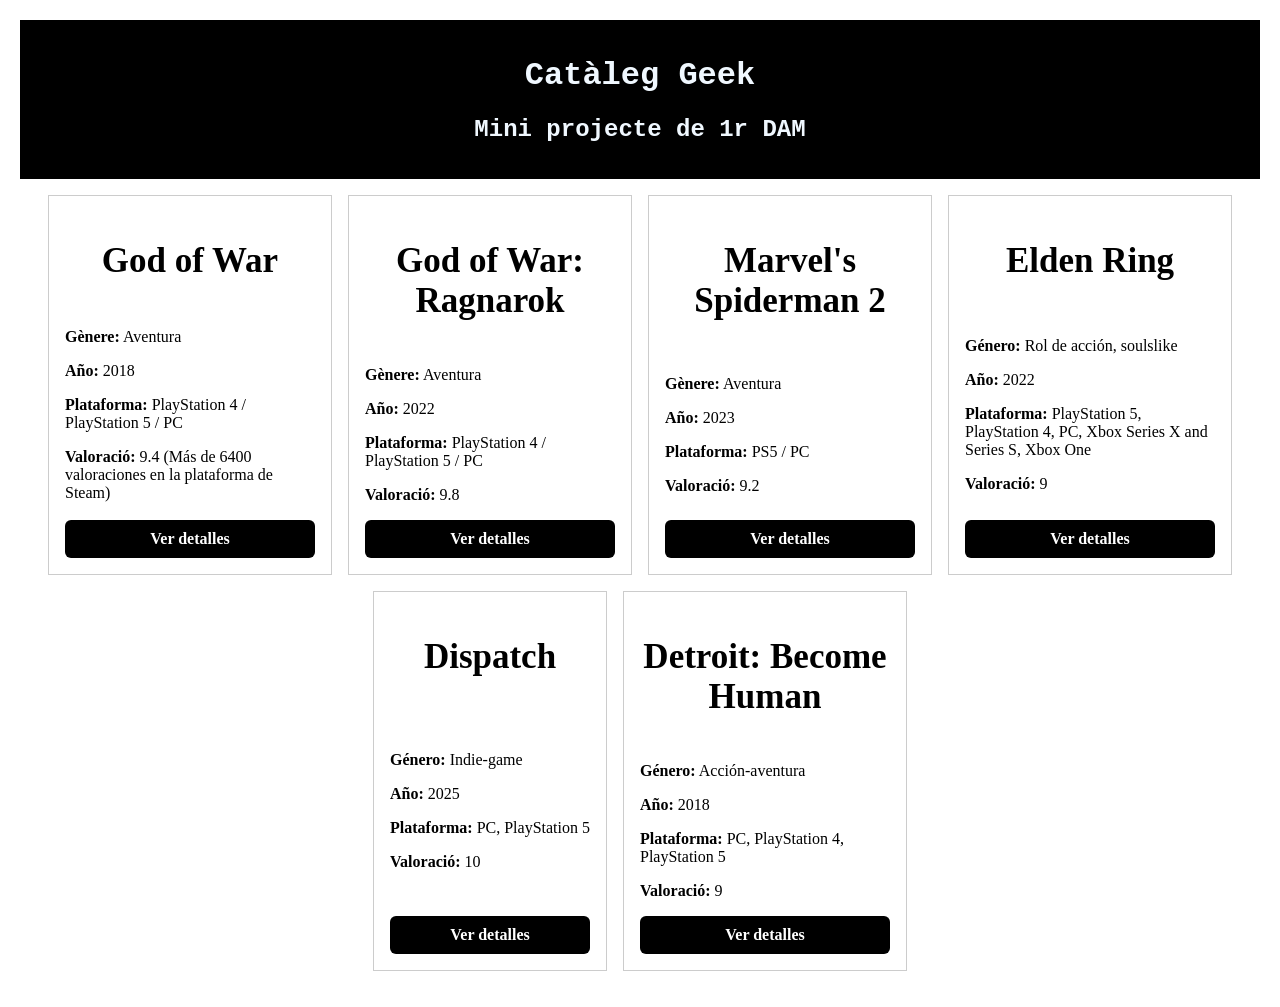
<file: index.html>
<!DOCTYPE html> 
<html lang="ca">

<head> 
    <meta charset="UTF-8"> 
    <title>Catàleg Geek</title> 
    <link rel="stylesheet" href="css/estils.css"> 
</head>

<body> 
    <header>
        <h1> Catàleg Geek </h1>
        <h2> Mini projecte de 1r DAM </h2> 
    </header>

    <main class="llistat">
   
        <article class="card">
            <div class="title">
                <h2>God of War</h2>
            </div>

            <div class="info">
            <p><strong>Gènere:</strong> Aventura </p> 
            <p><strong>Año:</strong> 2018 </p> 
            <p><strong>Plataforma:</strong> PlayStation 4 / PlayStation 5 / PC </p> 
            <p><strong>Valoració:</strong> 9.4 (Más de 6400 valoraciones en la plataforma de Steam) </p> 
            </div> 

            <div class="btn">
            <a href="detalls/detall-God-of-War.html">Ver detalles </a> 
            </div>
            
        </article>

        <article class="card">
            <div class="title">
               <h2>God of War: Ragnarok </h2>  
            </div>
            
            <div class="info">
                <p><strong>Gènere:</strong> Aventura </p> 
                <p><strong>Año:</strong> 2022 </p> 
                <p><strong>Plataforma:</strong> PlayStation 4 / PlayStation 5 / PC </p> 
                <p><strong>Valoració:</strong> 9.8 </p>  
            </div>
            
            <div class="btn">
                <a href="detalls/detall-God-O-War-Ragnarok.html">Ver detalles </a> 
            </div>
        </article>

        <article class="card">
            <div class="title">
                <h2> Marvel's Spiderman 2 </h2> 
            </div>
            
            <div class="info">
                <p><strong>Gènere:</strong> Aventura </p> 
                <p><strong>Año:</strong> 2023 </p> 
                <p><strong>Plataforma:</strong> PS5 / PC </p> 
                <p><strong>Valoració:</strong> 9.2 </p> 
            </div>
            
            <div class="btn">
                <a href="detalls/detall-Spiderman2.html"> Ver detalles </a> 
            </div> 
        </article>

        <article class="card">
            <div class="title">
               <h2>Elden Ring</h2>  
            </div>

            <div class="info">
                <p><strong>Género:</strong> Rol de acción, soulslike </p> 
                <p><strong>Año:</strong> 2022 </p> 
                <p><strong>Plataforma:</strong> PlayStation 5, PlayStation 4, PC, Xbox Series X and Series S, Xbox One </p> 
                <p><strong>Valoració:</strong> 9 </p> 
            </div>
            
            <div class="btn">
                <a href="detalls/detall-Elden-Ring.html">Ver detalles</a> 
            </div>
        </article>

        <article class="card">
            <div class="title">
                <h2>Dispatch</h2> 
            </div>
            
            <div class="info">
                <p><strong>Género:</strong> Indie-game </p> 
                <p><strong>Año:</strong> 2025 </p> 
                <p><strong>Plataforma:</strong> PC, PlayStation 5 </p> 
                <p><strong>Valoració:</strong> 10 </p>
            </div>
            
            <div class="btn">
                <a href="detalls/detall-Dispatch.html">Ver detalles</a> 
            </div> 
        </article>

        <article class="card">
            <div class="title">
               <h2>Detroit: Become Human</h2>  
            </div>
            
            <div class="info">
                <p><strong>Género:</strong> Acción-aventura </p> 
                <p><strong>Año:</strong> 2018 </p> 
                <p><strong>Plataforma:</strong> PC, PlayStation 4, PlayStation 5 </p> 
                <p><strong>Valoració:</strong> 9 </p>
            </div>
        
            <div class="btn">
                <a href="detalls/detall-Detroit-Become-Human.html">Ver detalles</a>
            </div> 
        </article>

    </main>

</body>
</html>
</file>
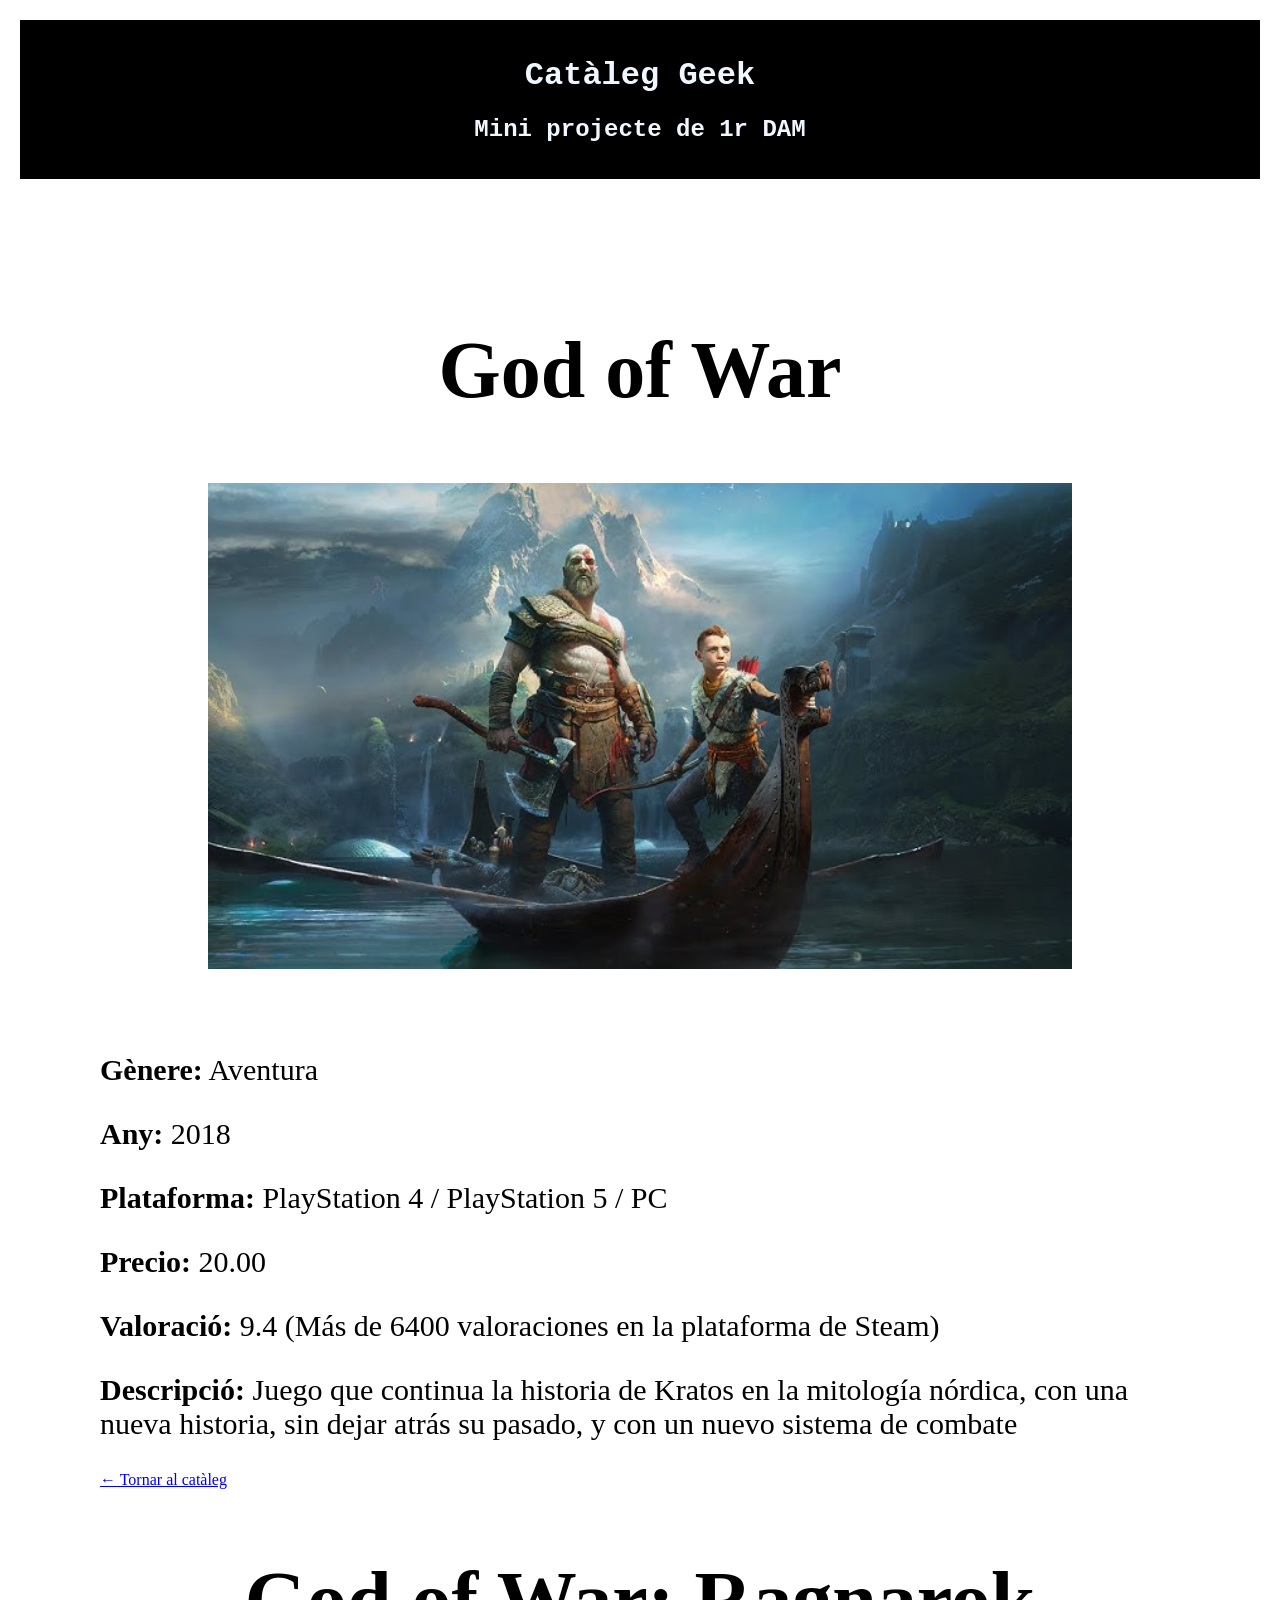
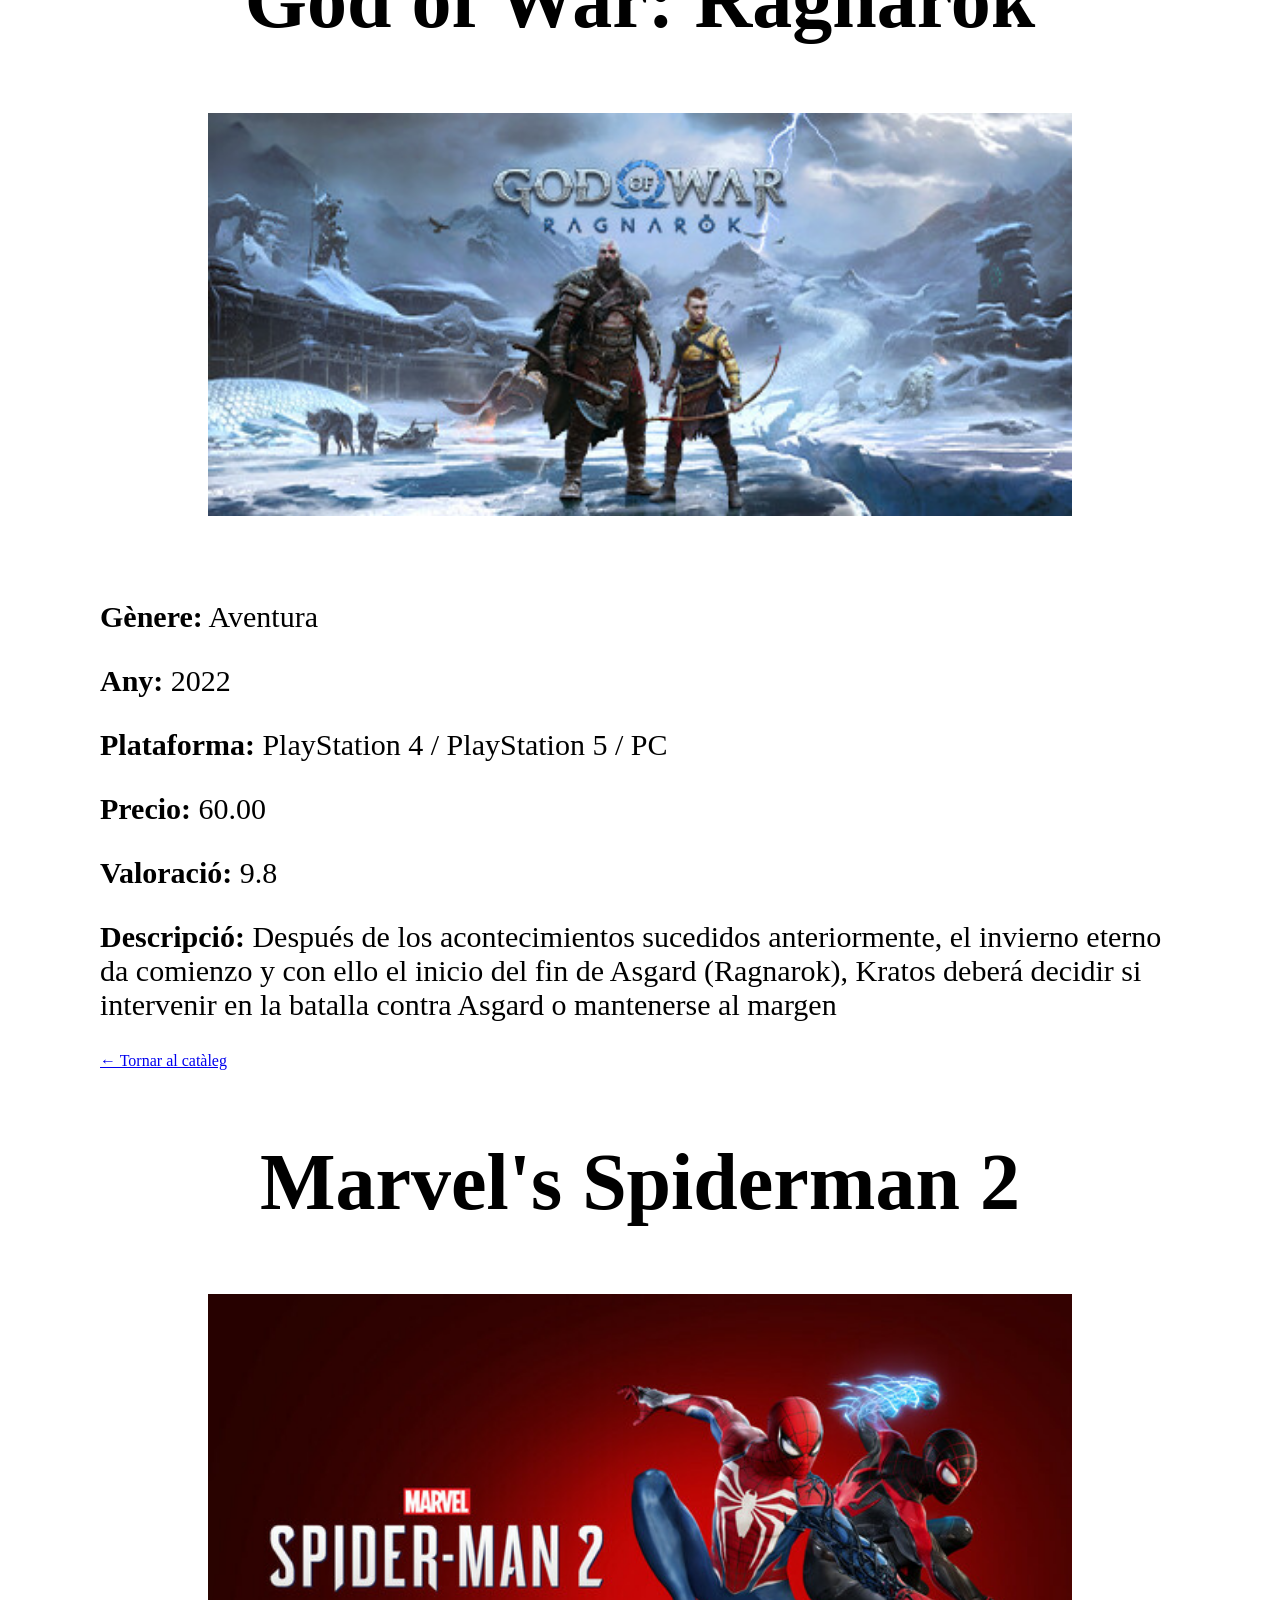
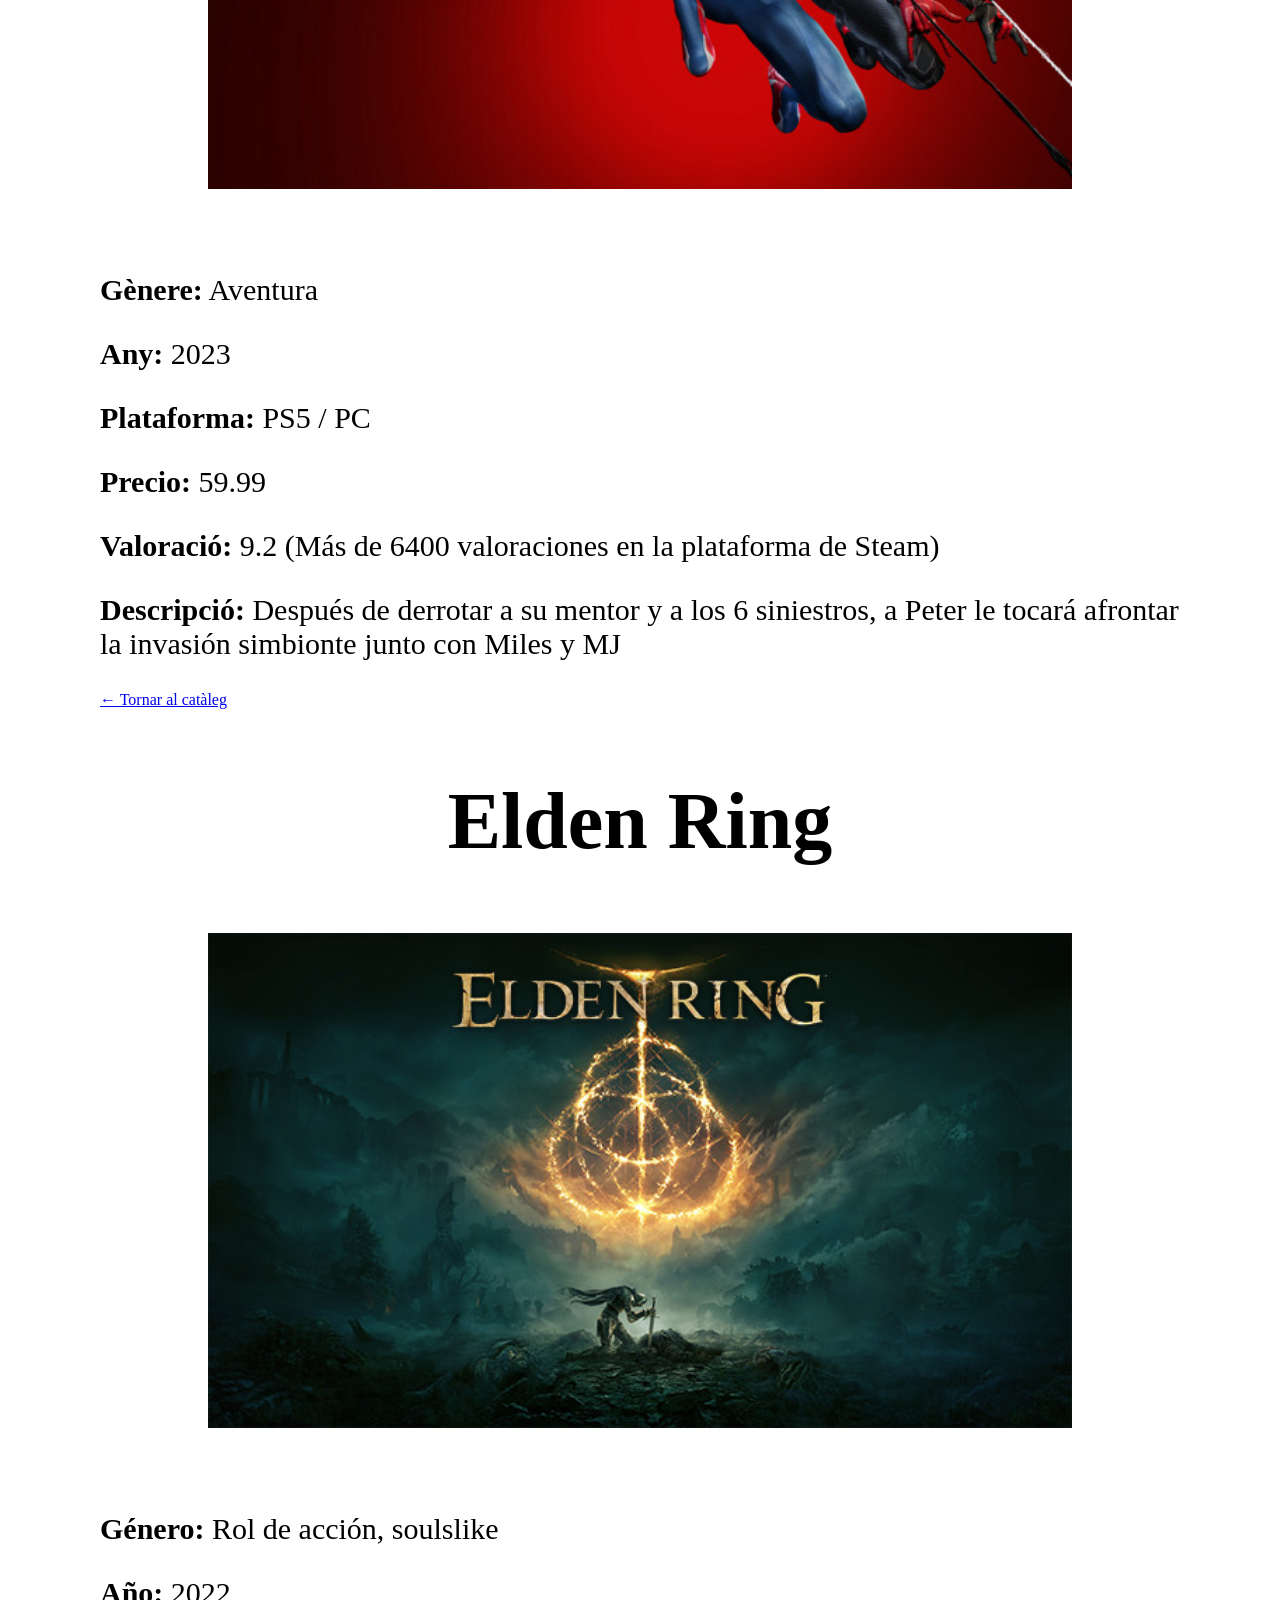
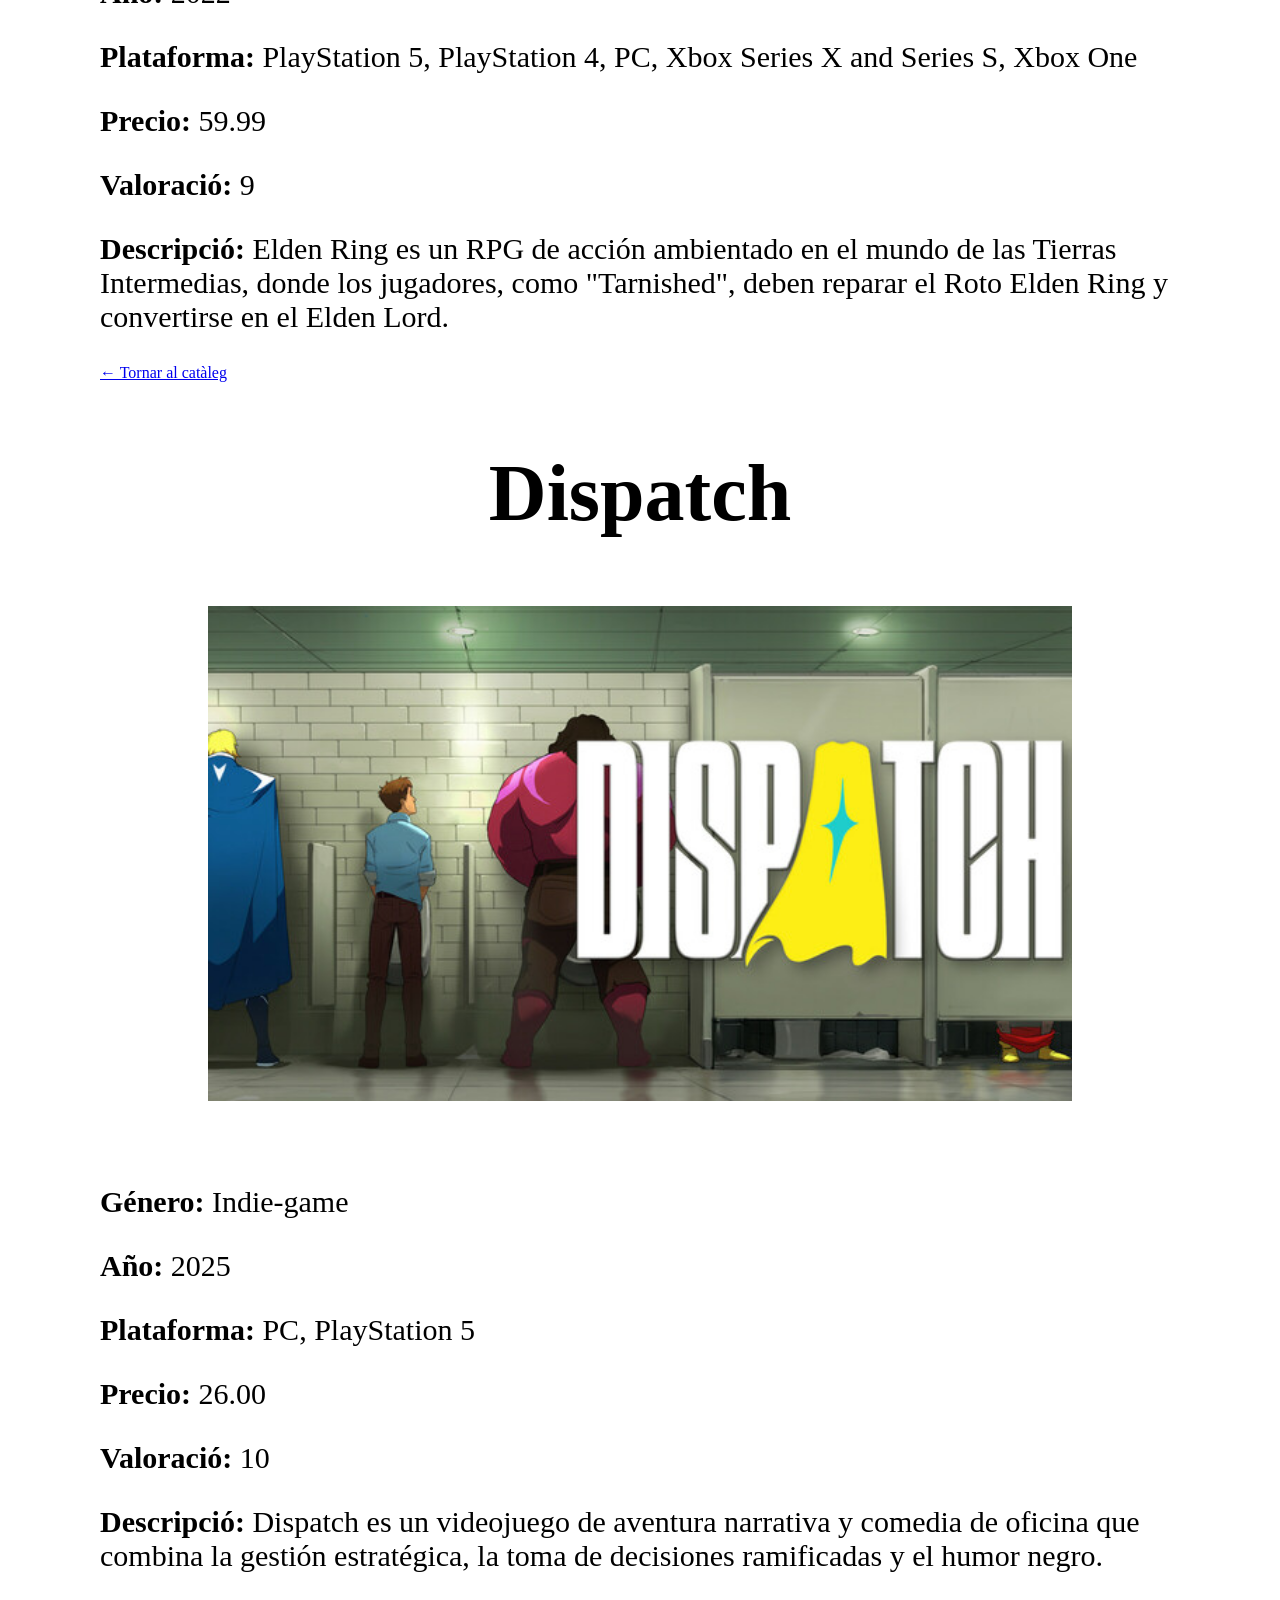
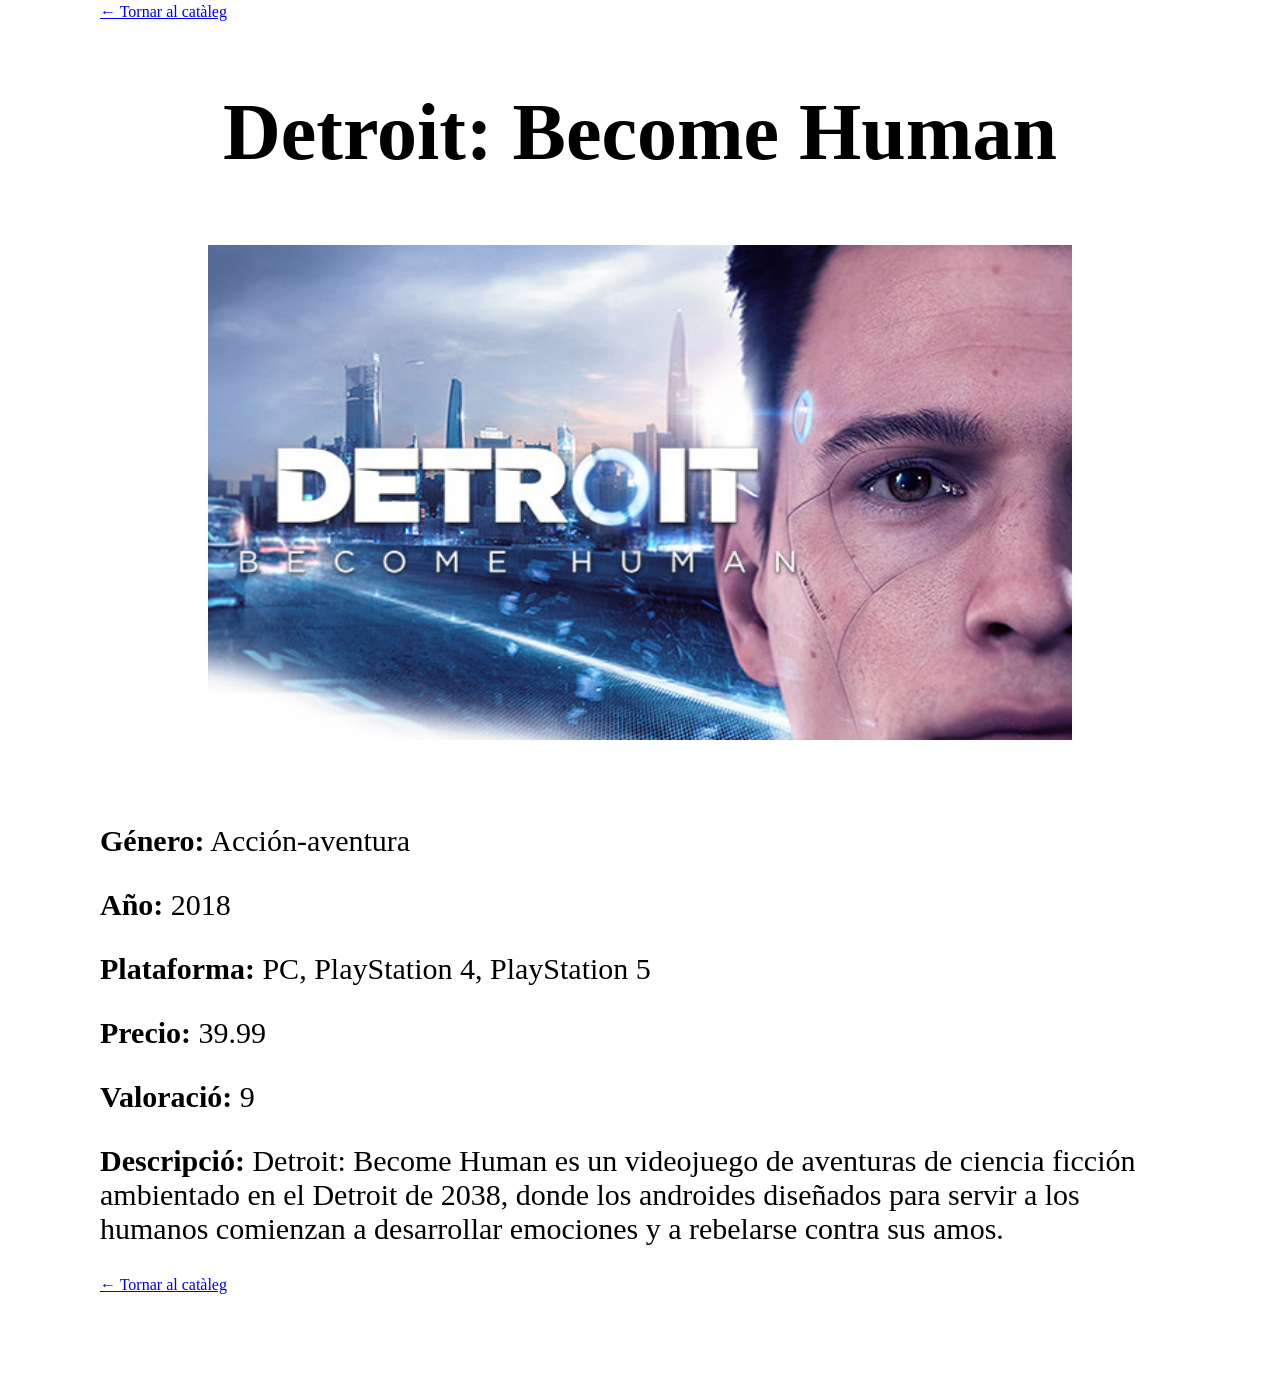
<file: detall.html>
<!DOCTYPE html> 
<html lang="ca">

<head> 
    <meta charset="UTF-8"> 
    <title>Catàleg Geek</title> 
    <link rel="stylesheet" href="css/estils.css"> 
</head>

<body> 
    <header>
        <h1> Catàleg Geek </h1>
        <h2> Mini projecte de 1r DAM </h2> 
    </header>

    <main class="detall">
        <article class="fitxa"> 
            <h2>God of War</h2> 
            <img src="imagenes/GOW.jpg" alt="">
            <p><strong>Gènere:</strong> Aventura </p> 
            <p><strong>Any:</strong> 2018 </p> 
            <p><strong>Plataforma:</strong> PlayStation 4 / PlayStation 5 / PC </p> 
            <p><strong>Precio:</strong> 20.00 </p>
            <p><strong>Valoració:</strong> 9.4 (Más de 6400 valoraciones en la plataforma de Steam) </p> 
            <p><strong>Descripció:</strong> Juego que continua la historia de Kratos en la mitología nórdica, con una nueva historia, sin dejar atrás su pasado, y con un nuevo sistema de combate </p> 
            <a href="index.html">← Tornar al catàleg</a> 
        </article>

        <article class="fitxa"> 
            <h2>God of War: Ragnarok</h2> 
            <img src="imagenes/GOW Ragnarok.jpg" alt="">
            <p><strong>Gènere:</strong> Aventura </p> 
            <p><strong>Any:</strong> 2022 </p> 
            <p><strong>Plataforma:</strong> PlayStation 4 / PlayStation 5 / PC </p> 
            <p><strong>Precio:</strong> 60.00 </p>
            <p><strong>Valoració:</strong> 9.8 </p> 
            <p><strong>Descripció:</strong> Después de los acontecimientos sucedidos anteriormente, el invierno eterno da comienzo y con ello el inicio del fin de Asgard (Ragnarok), Kratos deberá decidir si intervenir en la batalla contra Asgard o mantenerse al margen </p> 
            <a href="index.html">← Tornar al catàleg</a> 
        </article>

        <article class="fitxa"> 
            <h2>Marvel's Spiderman 2</h2> 
            <img src="imagenes/Portada spiderman 2.jpg" alt="">
            <p><strong>Gènere:</strong> Aventura </p> 
            <p><strong>Any:</strong> 2023 </p> 
            <p><strong>Plataforma:</strong> PS5 / PC </p> 
            <p><strong>Precio:</strong> 59.99 </p>
            <p><strong>Valoració:</strong> 9.2 (Más de 6400 valoraciones en la plataforma de Steam) </p> 
            <p><strong>Descripció:</strong> Después de derrotar a su mentor y a los 6 siniestros, a Peter le tocará afrontar la invasión simbionte junto con Miles y MJ </p> 
            <a href="index.html">← Tornar al catàleg</a> 
        </article>

        <article class="fitxa"> 
            <h2>Elden Ring</h2> 
            <img src="imagenes/Elden Ring.jpg" alt="">
            <p><strong>Género:</strong> Rol de acción, soulslike </p> 
            <p><strong>Año:</strong> 2022 </p> 
            <p><strong>Plataforma:</strong> PlayStation 5, PlayStation 4, PC, Xbox Series X and Series S, Xbox One </p> 
            <p><strong>Precio:</strong> 59.99 </p>
            <p><strong>Valoració:</strong> 9 </p> 
            <p><strong>Descripció:</strong> Elden Ring es un RPG de acción ambientado en el mundo de las Tierras Intermedias, donde los jugadores, como "Tarnished", deben reparar el Roto Elden Ring y convertirse en el Elden Lord. </p> 
            <a href="index.html">← Tornar al catàleg</a> 
        </article>

        <article class="fitxa"> 
            <h2>Dispatch</h2> 
            <img src="imagenes/Dispatch.jpg" alt="">
            <p><strong>Género:</strong> Indie-game </p> 
            <p><strong>Año:</strong> 2025 </p> 
            <p><strong>Plataforma:</strong> PC, PlayStation 5 </p> 
            <p><strong>Precio:</strong> 26.00 </p>
            <p><strong>Valoració:</strong> 10 </p> 
            <p><strong>Descripció:</strong> Dispatch es un videojuego de aventura narrativa y comedia de oficina que combina la gestión estratégica, la toma de decisiones ramificadas y el humor negro. </p> 
            <a href="index.html">← Tornar al catàleg</a> 
        </article>

        <article class="fitxa"> 
            <h2>Detroit: Become Human</h2> 
            <img src="imagenes/Detroit.jpg" alt="">
            <p><strong>Género:</strong> Acción-aventura </p> 
            <p><strong>Año:</strong> 2018 </p> 
            <p><strong>Plataforma:</strong> PC, PlayStation 4, PlayStation 5 </p> 
            <p><strong>Precio:</strong> 39.99 </p>
            <p><strong>Valoració:</strong> 9 </p> 
            <p><strong>Descripció:</strong> Detroit: Become Human es un videojuego de aventuras de ciencia ficción ambientado en el Detroit de 2038, donde los androides diseñados para servir a los humanos comienzan a desarrollar emociones y a rebelarse contra sus amos. </p> 
            <a href="index.html">← Tornar al catàleg</a> 
        </article>
    </main>



</body>
</html>
</file>
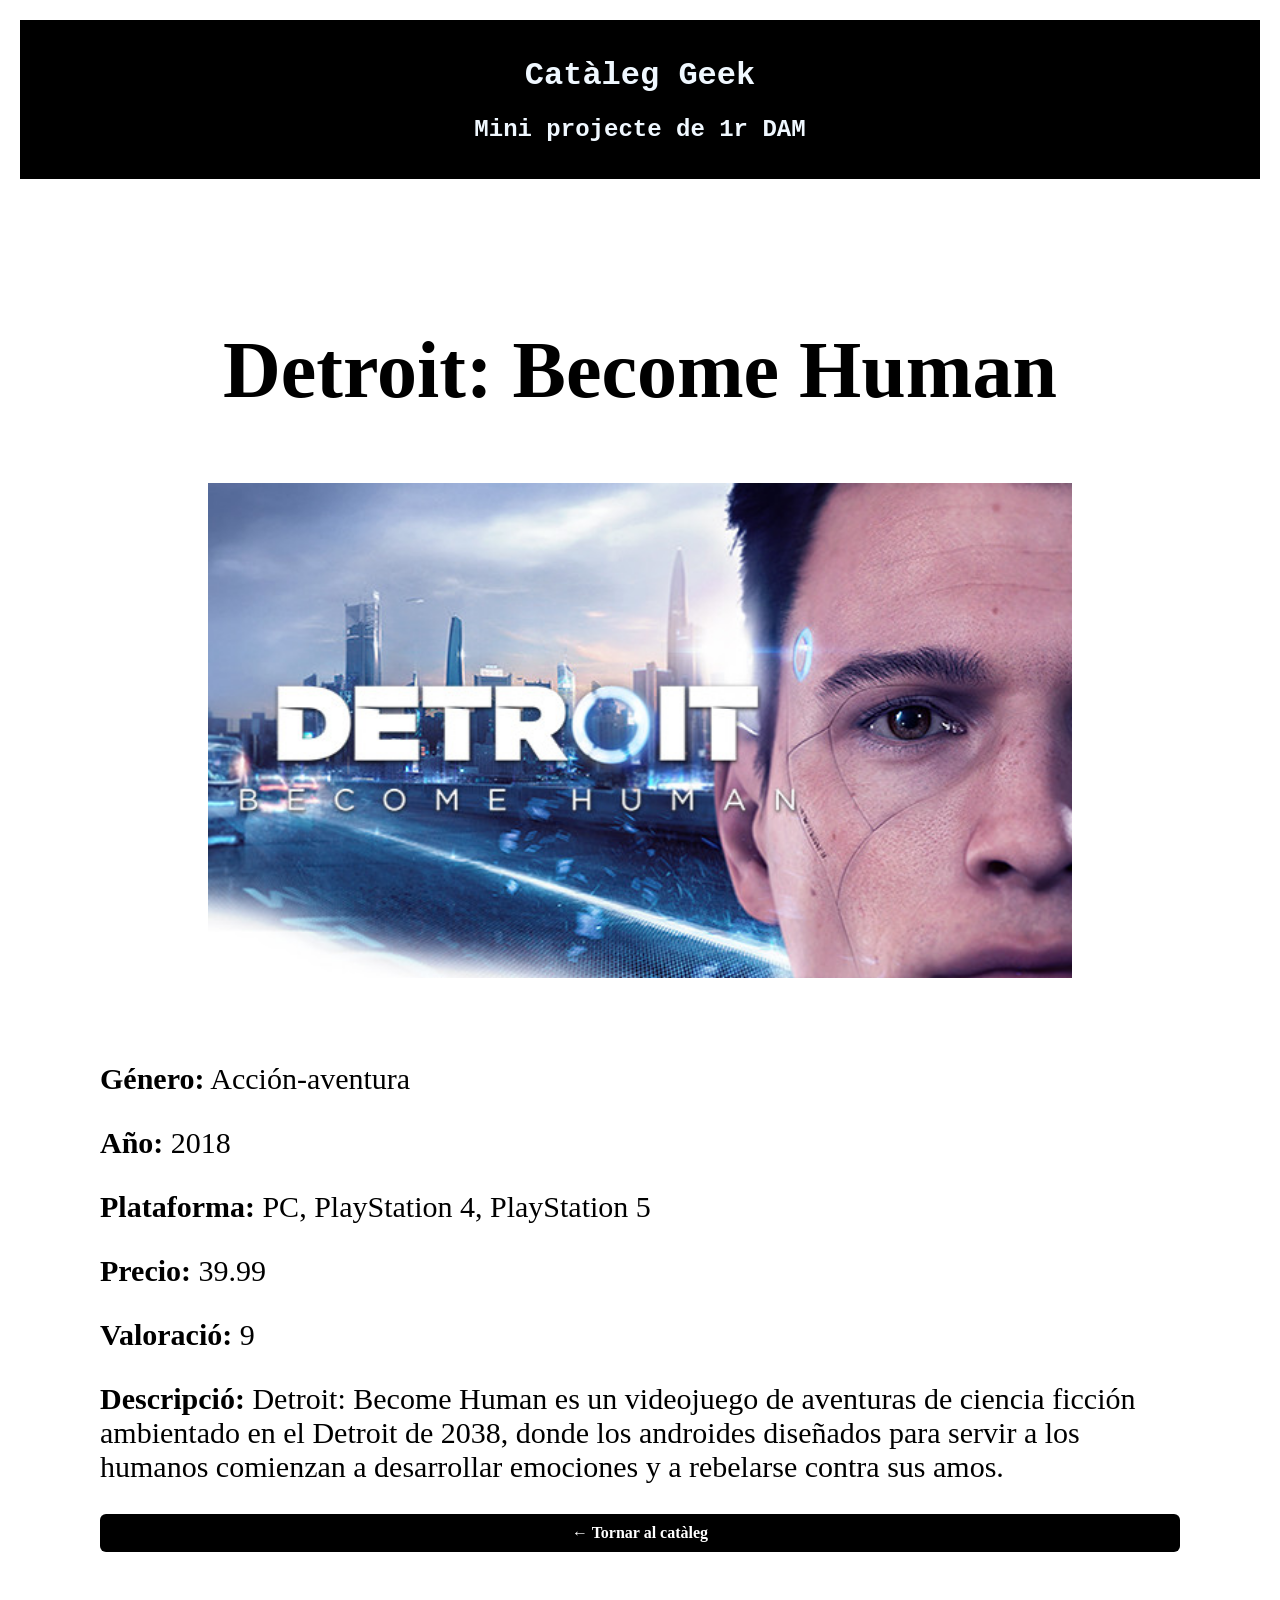
<file: detalls/detall-Detroit-Become-Human.html>
<!DOCTYPE html> 
<html lang="ca">

<head> 
    <meta charset="UTF-8"> 
    <title>Catàleg Geek</title> 
    <link rel="stylesheet" href="../css/estils.css"> 
</head>

<body> 
    <header>
        <h1> Catàleg Geek </h1>
        <h2> Mini projecte de 1r DAM </h2> 
    </header>

    <main class="detall">
        <article class="fitxa"> 
           <h2>Detroit: Become Human</h2> 
            <img src="../imagenes/Detroit.jpg" alt="">
            <p><strong>Género:</strong> Acción-aventura </p> 
            <p><strong>Año:</strong> 2018 </p> 
            <p><strong>Plataforma:</strong> PC, PlayStation 4, PlayStation 5 </p> 
            <p><strong>Precio:</strong> 39.99 </p>
            <p><strong>Valoració:</strong> 9 </p> 
            <p><strong>Descripció:</strong> Detroit: Become Human es un videojuego de aventuras de ciencia ficción ambientado en el Detroit de 2038, donde los androides diseñados para servir a los humanos comienzan a desarrollar emociones y a rebelarse contra sus amos. </p> 
            <div class="btn">
                <a href="../index.html">← Tornar al catàleg</a> 
            </div>  
        </article>
    </main>

    </body>
</html>
</file>
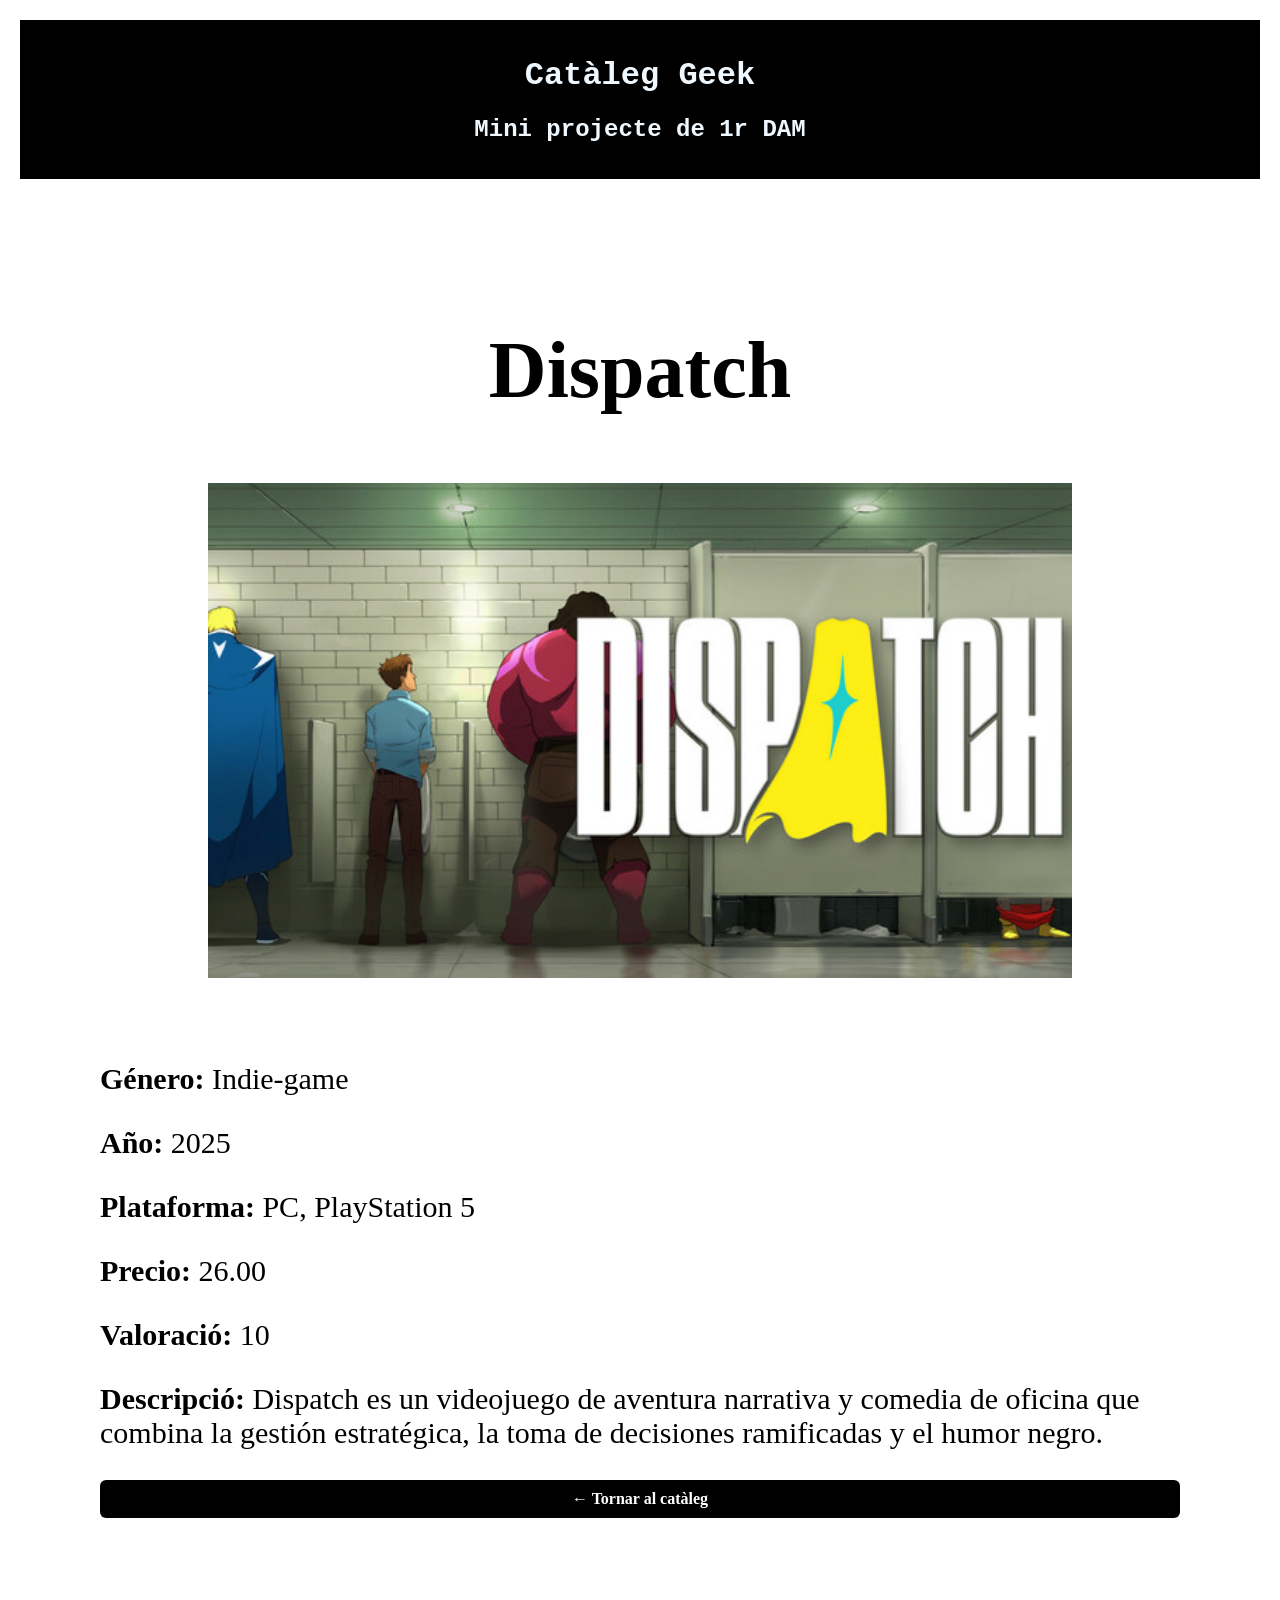
<file: detalls/detall-Dispatch.html>
<!DOCTYPE html> 
<html lang="ca">

<head> 
    <meta charset="UTF-8"> 
    <title>Catàleg Geek</title> 
    <link rel="stylesheet" href="../css/estils.css"> 
</head>

<body> 
    <header>
        <h1> Catàleg Geek </h1>
        <h2> Mini projecte de 1r DAM </h2> 
    </header>

    <main class="detall">
        <article class="fitxa"> 
           <h2>Dispatch</h2> 
            <img src="../imagenes/Dispatch.jpg" alt="">
            <p><strong>Género:</strong> Indie-game </p> 
            <p><strong>Año:</strong> 2025 </p> 
            <p><strong>Plataforma:</strong> PC, PlayStation 5 </p> 
            <p><strong>Precio:</strong> 26.00 </p>
            <p><strong>Valoració:</strong> 10 </p> 
            <p><strong>Descripció:</strong> Dispatch es un videojuego de aventura narrativa y comedia de oficina que combina la gestión estratégica, la toma de decisiones ramificadas y el humor negro. </p> 
            <div class="btn">
                <a href="../index.html">← Tornar al catàleg</a> 
            </div>
        </article>
    </main>

    </body>
</html>
</file>
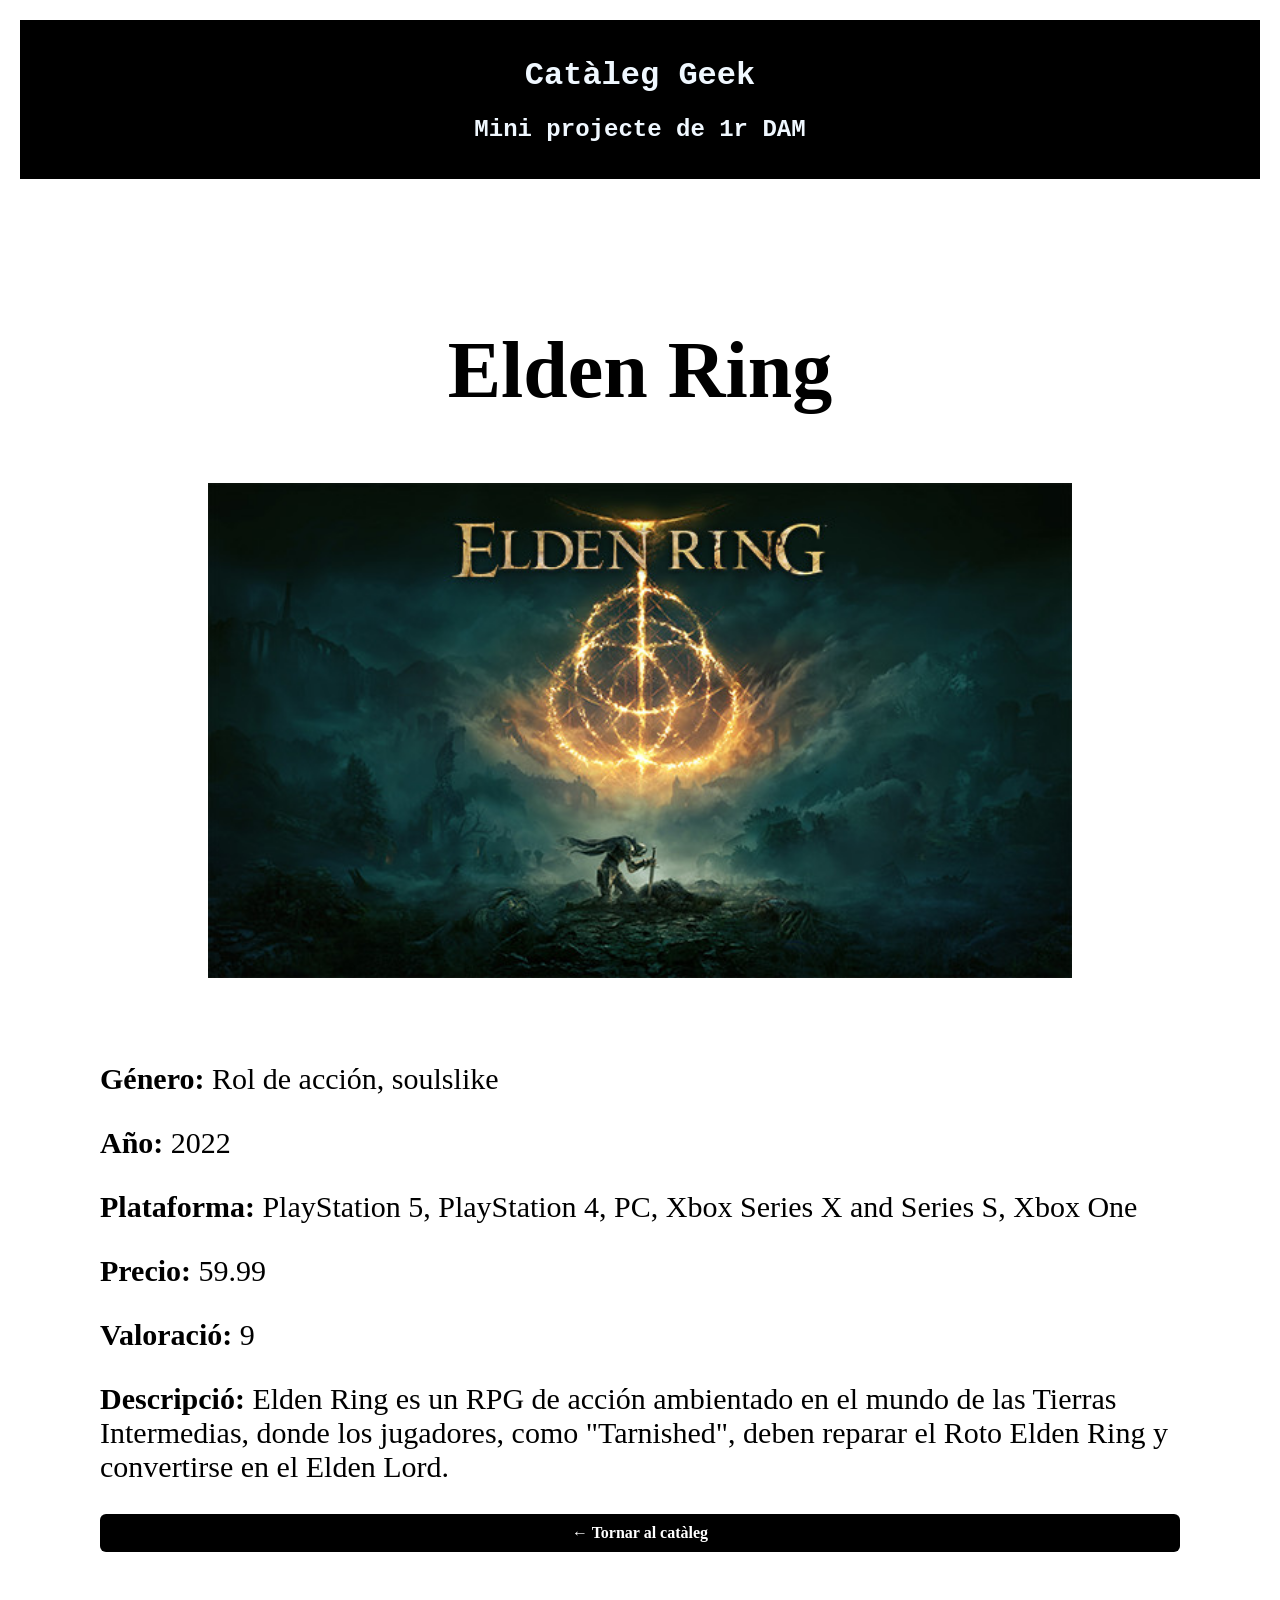
<file: detalls/detall-Elden-Ring.html>
<!DOCTYPE html> 
<html lang="ca">

<head> 
    <meta charset="UTF-8"> 
    <title>Catàleg Geek</title> 
    <link rel="stylesheet" href="../css/estils.css"> 
</head>

<body> 
    <header>
        <h1> Catàleg Geek </h1>
        <h2> Mini projecte de 1r DAM </h2> 
    </header>

    <main class="detall">
        <article class="fitxa"> 
           <h2>Elden Ring</h2> 
            <img src="../imagenes/Elden Ring.jpg" alt="">
            <p><strong>Género:</strong> Rol de acción, soulslike </p> 
            <p><strong>Año:</strong> 2022 </p> 
            <p><strong>Plataforma:</strong> PlayStation 5, PlayStation 4, PC, Xbox Series X and Series S, Xbox One </p> 
            <p><strong>Precio:</strong> 59.99 </p>
            <p><strong>Valoració:</strong> 9 </p> 
            <p><strong>Descripció:</strong> Elden Ring es un RPG de acción ambientado en el mundo de las Tierras Intermedias, donde los jugadores, como "Tarnished", deben reparar el Roto Elden Ring y convertirse en el Elden Lord. </p> 
            <div class="btn">
                <a href="../index.html">← Tornar al catàleg</a> 
            </div>
        </article>
    </main>

    </body>
</html>
</file>
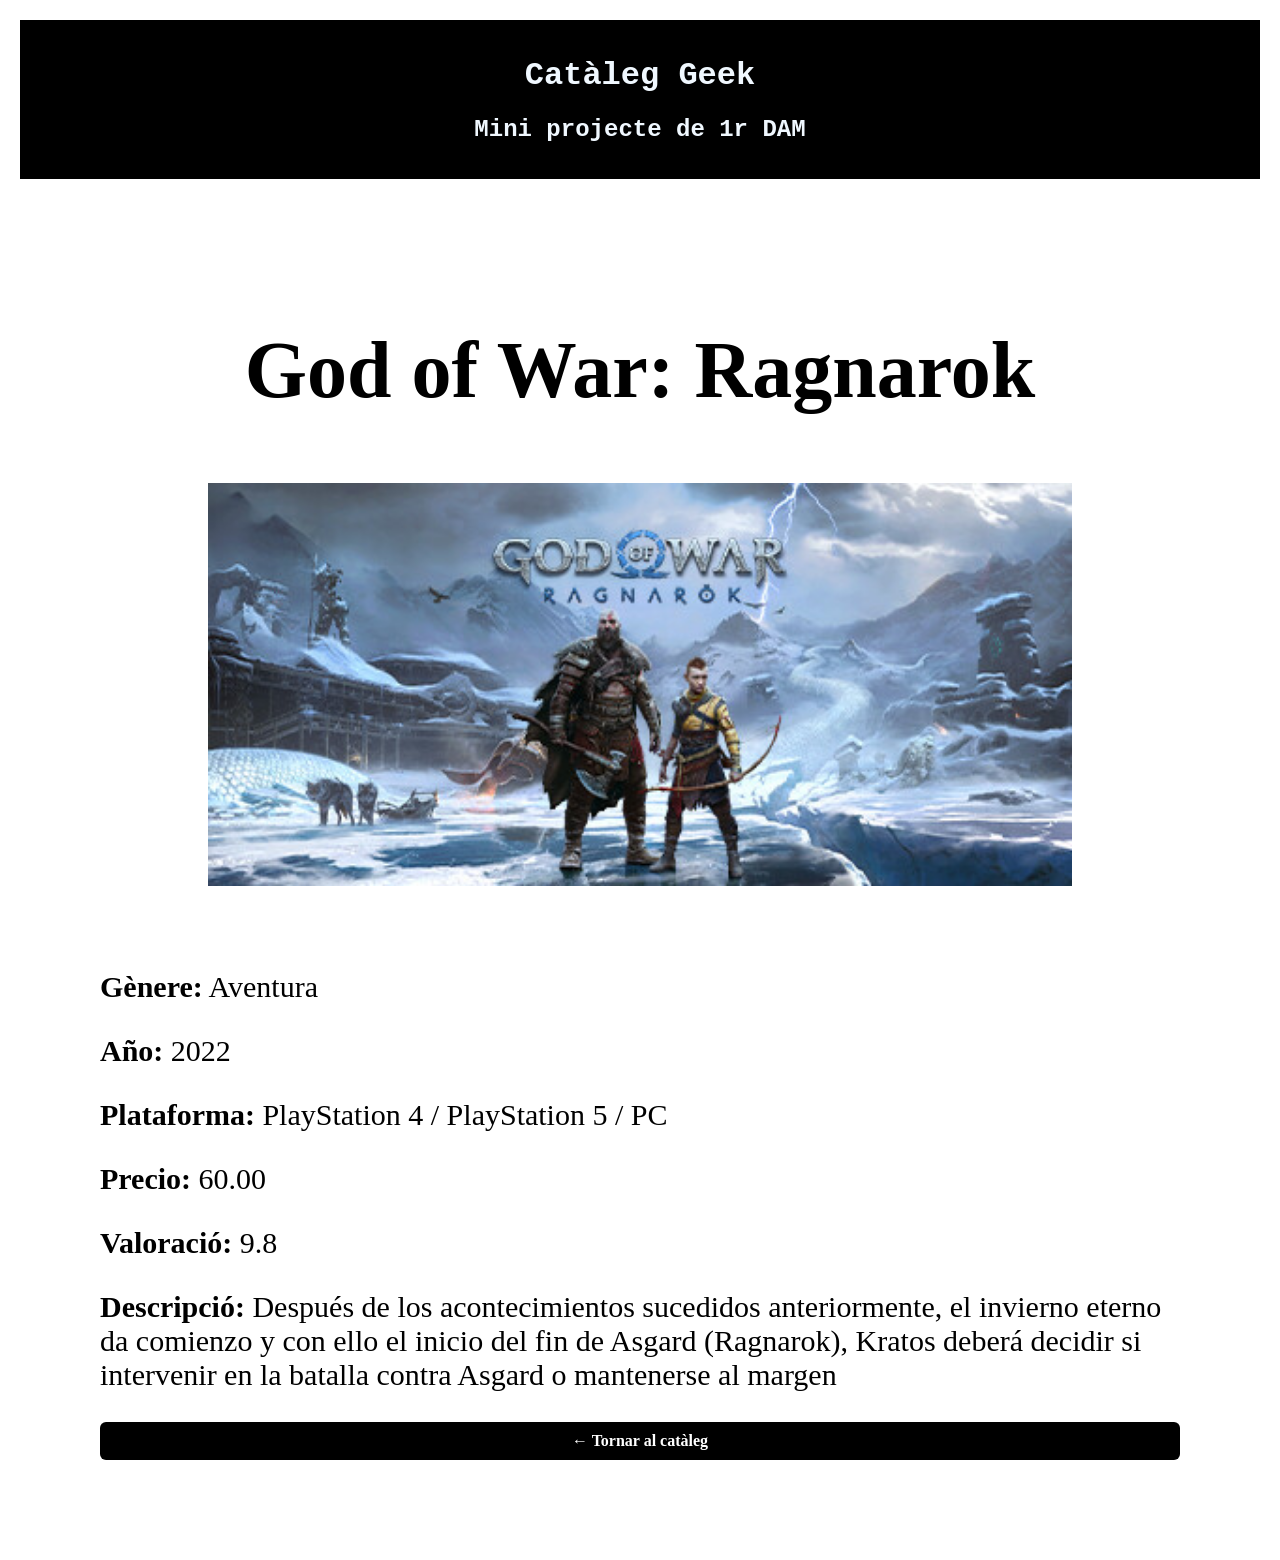
<file: detalls/detall-God-O-War-Ragnarok.html>
<!DOCTYPE html> 
<html lang="ca">

<head> 
    <meta charset="UTF-8"> 
    <title>Catàleg Geek</title> 
    <link rel="stylesheet" href="../css/estils.css"> 
</head>

<body> 
    <header>
        <h1> Catàleg Geek </h1>
        <h2> Mini projecte de 1r DAM </h2> 
    </header>

    <main class="detall">
        <article class="fitxa"> 
            <h2>God of War: Ragnarok</h2> 
            <img src="../imagenes/GOW Ragnarok.jpg" alt="">
            <p><strong>Gènere:</strong> Aventura </p> 
            <p><strong>Año:</strong> 2022 </p> 
            <p><strong>Plataforma:</strong> PlayStation 4 / PlayStation 5 / PC </p> 
            <p><strong>Precio:</strong> 60.00 </p>
            <p><strong>Valoració:</strong> 9.8 </p> 
            <p><strong>Descripció:</strong> Después de los acontecimientos sucedidos anteriormente, el invierno eterno da comienzo y con ello el inicio del fin de Asgard (Ragnarok), Kratos deberá decidir si intervenir en la batalla contra Asgard o mantenerse al margen </p> 
            <div class="btn">
                 <a href="../index.html">← Tornar al catàleg</a> 
            </div>           
        </article>
    </main>

    </body>
</html>
</file>
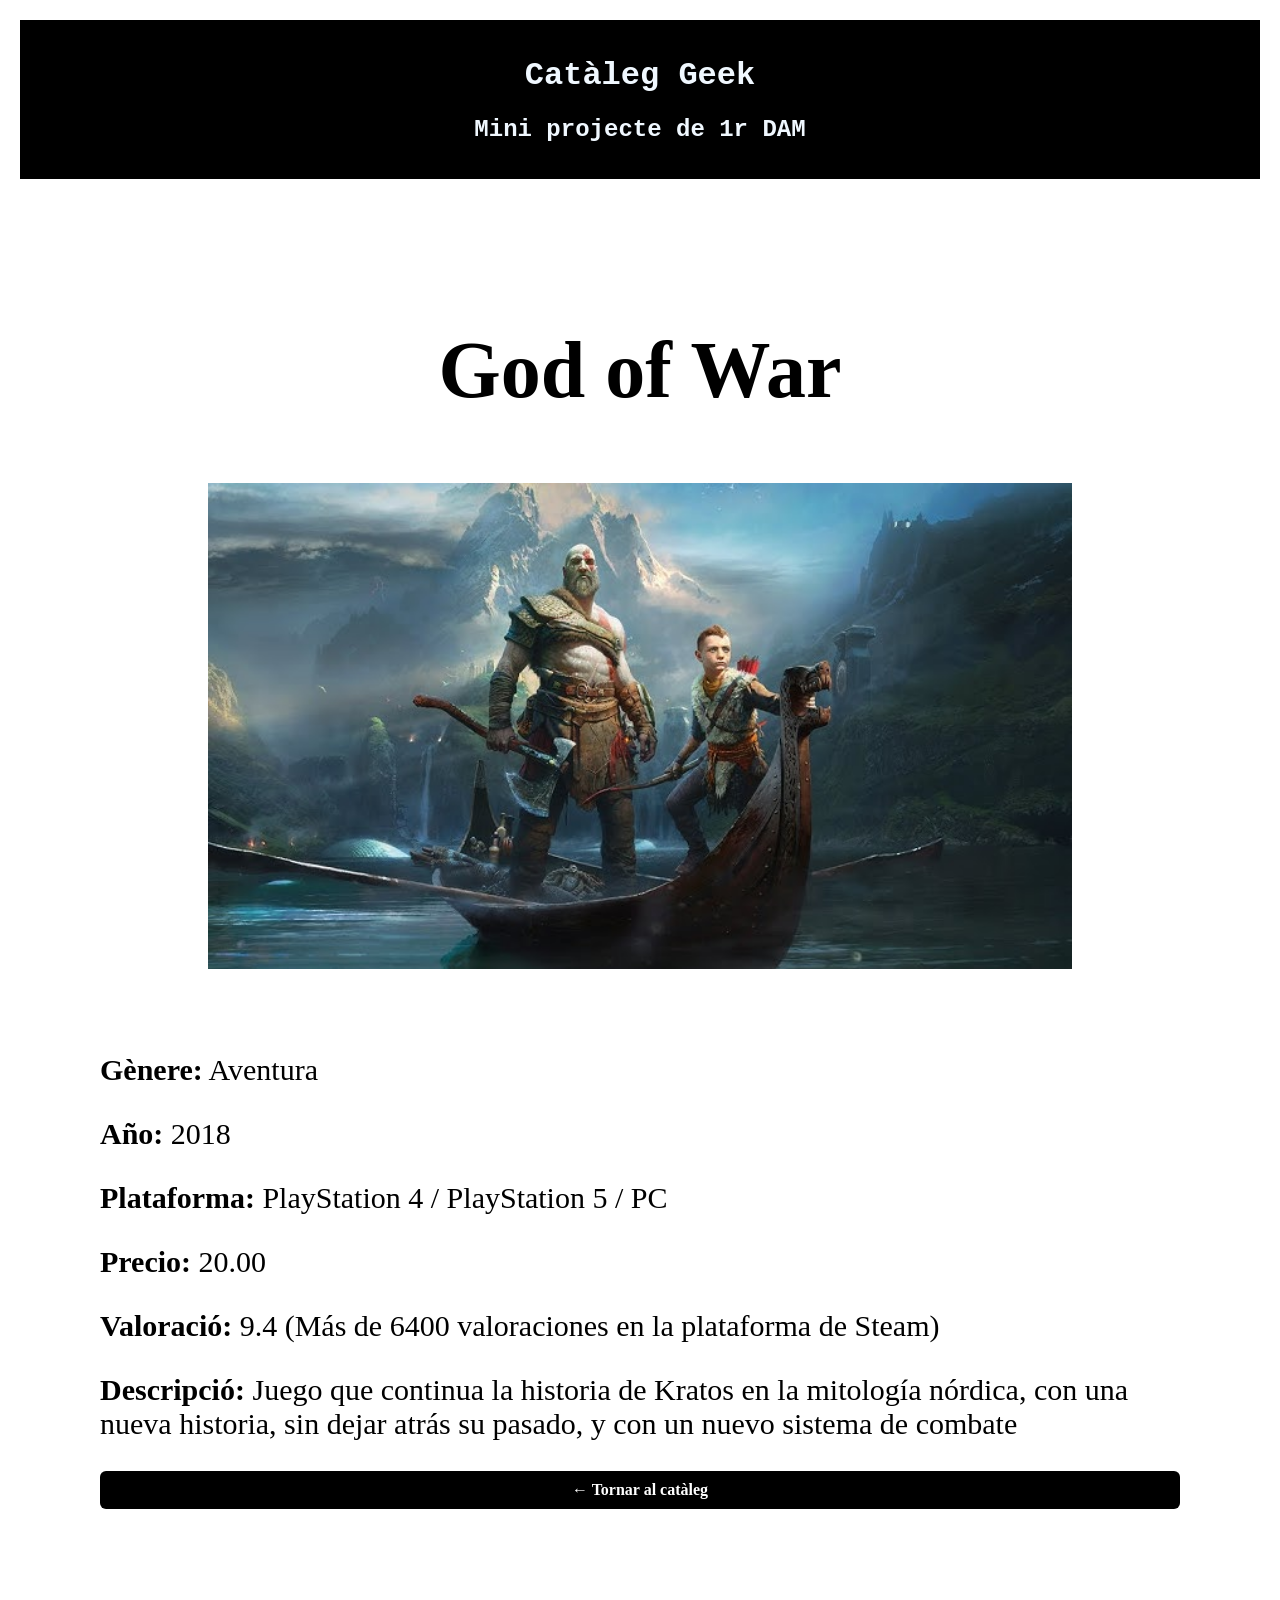
<file: detalls/detall-God-of-War.html>
<!DOCTYPE html> 
<html lang="ca">

<head> 
    <meta charset="UTF-8"> 
    <title>Catàleg Geek</title> 
    <link rel="stylesheet" href="../css/estils.css"> 
</head>

<body> 
    <header>
        <h1> Catàleg Geek </h1>
        <h2> Mini projecte de 1r DAM </h2> 
    </header>

    <main class="detall">
        <article class="fitxa"> 
            <h2>God of War</h2> 
            <img src="../imagenes/GOW.jpg" alt="">
            <p><strong>Gènere:</strong> Aventura </p> 
            <p><strong>Año:</strong> 2018 </p> 
            <p><strong>Plataforma:</strong> PlayStation 4 / PlayStation 5 / PC </p> 
            <p><strong>Precio:</strong> 20.00 </p>
            <p><strong>Valoració:</strong> 9.4 (Más de 6400 valoraciones en la plataforma de Steam) </p> 
            <p><strong>Descripció:</strong> Juego que continua la historia de Kratos en la mitología nórdica, con una nueva historia, sin dejar atrás su pasado, y con un nuevo sistema de combate </p> 
            <div class="btn">
                <a href="../index.html">← Tornar al catàleg</a> 
            </div>
        </article>
    </main>

    </body>
</html>
</file>
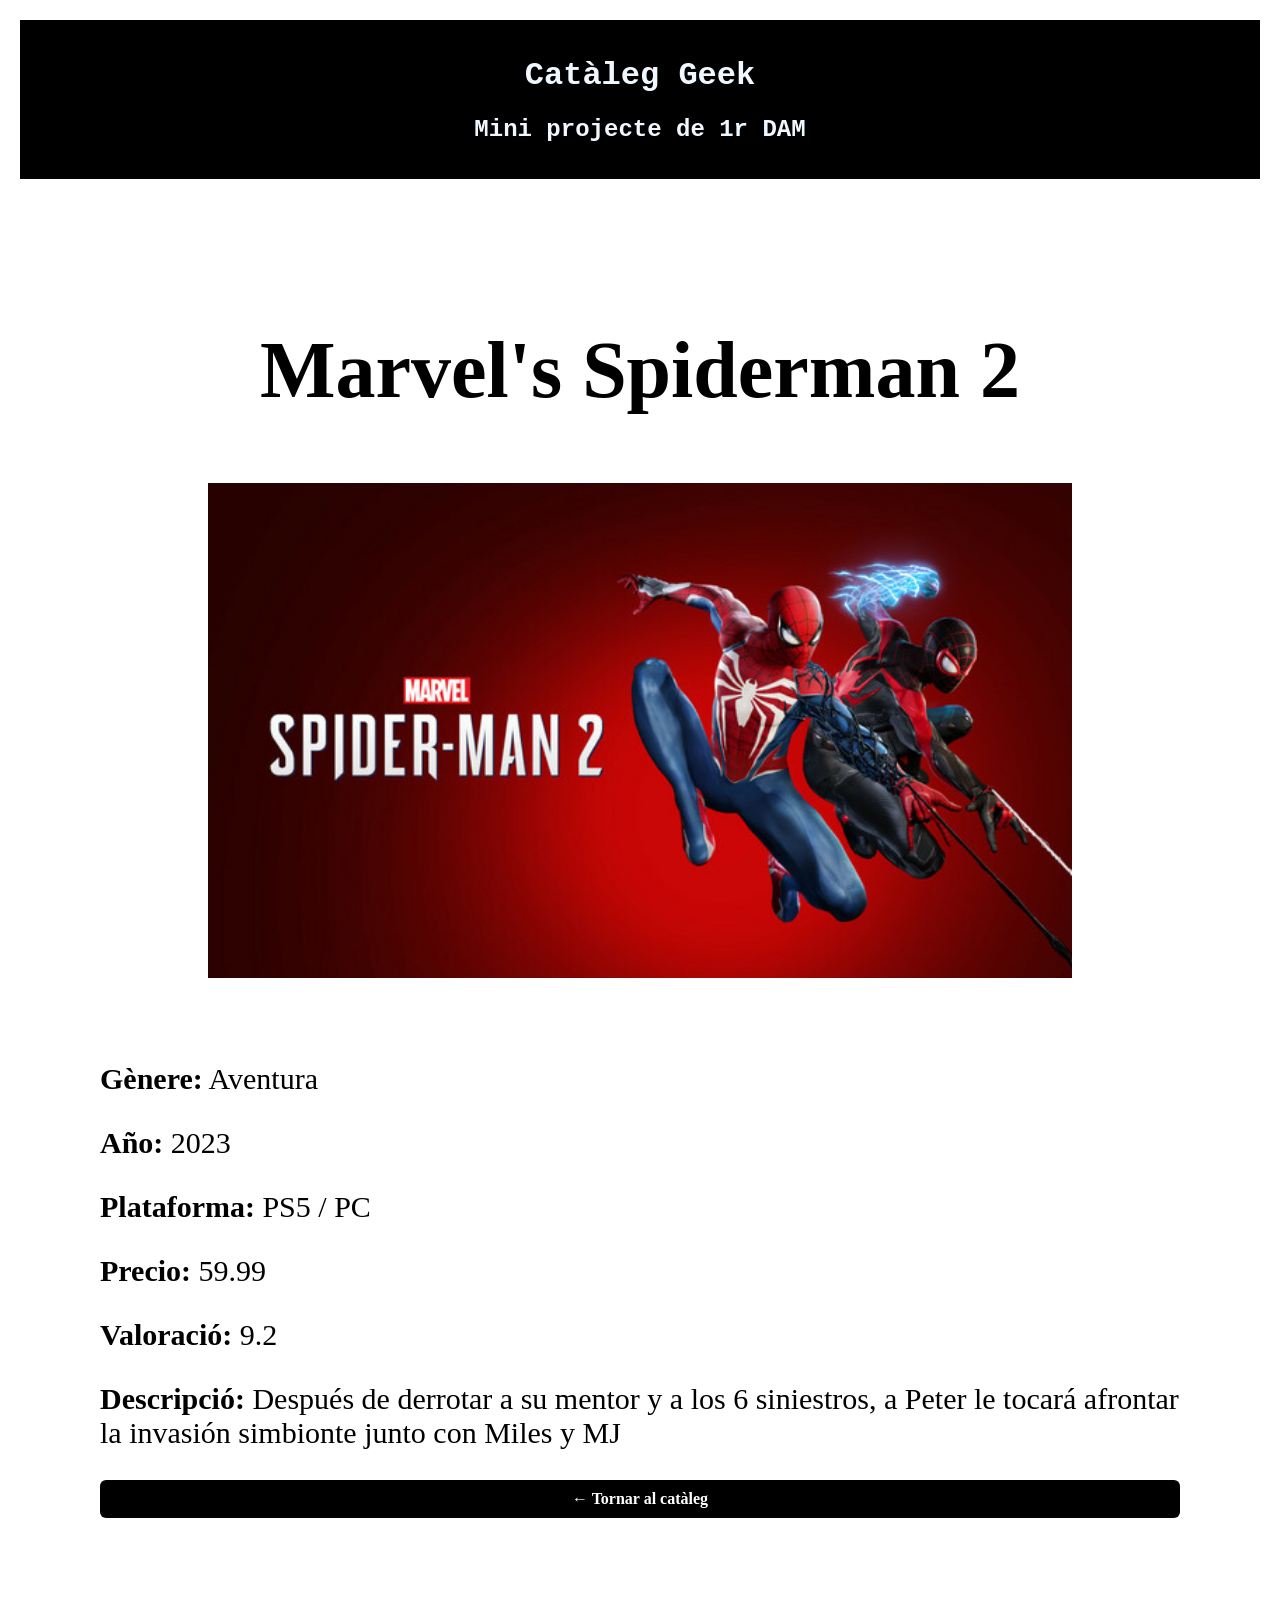
<file: detalls/detall-Spiderman2.html>
<!DOCTYPE html> 
<html lang="ca">

<head> 
    <meta charset="UTF-8"> 
    <title>Catàleg Geek</title> 
    <link rel="stylesheet" href="../css/estils.css"> 
</head>

<body> 
    <header>
        <h1> Catàleg Geek </h1>
        <h2> Mini projecte de 1r DAM </h2> 
    </header>

    <main class="detall">
        <article class="fitxa"> 
            <h2>Marvel's Spiderman 2</h2> 
            <img src="../imagenes/Portada spiderman 2.jpg" alt="">
            <p><strong>Gènere:</strong> Aventura </p> 
            <p><strong>Año:</strong> 2023 </p> 
            <p><strong>Plataforma:</strong> PS5 / PC </p> 
            <p><strong>Precio:</strong> 59.99 </p>
            <p><strong>Valoració:</strong> 9.2  </p> 
            <p><strong>Descripció:</strong> Después de derrotar a su mentor y a los 6 siniestros, a Peter le tocará afrontar la invasión simbionte junto con Miles y MJ </p> 
            <div class="btn">
                <a href="../index.html">← Tornar al catàleg</a> 
            </div>
        </article>
    </main>

    </body>
</html>
</file>
<file: css/estils.css>
body { 
    font-family: 'Times New Roman', Times, serif;
    margin: 20px;
    padding: 0; 
}

head, title{
    text-align: center;
    padding: 1rem;
    font-family: 'Courier New', Courier, monospace;
    color: aliceblue;
    background-color: black; 
}

header, footer { 
    text-align: center;
    padding: 1rem;
    font-family: 'Courier New', Courier, monospace;
    color: aliceblue;
    background-color: black; 
}

.llistat { 
    display: flex; 
    flex-wrap: wrap; 
    gap: 1rem; 
    padding: 1rem; 
    justify-content: center; 
}

.card { 
    border: 1px solid #ccc; 
    padding: 1rem; 
    max-width: 250px;
    display: flex;
    flex-direction: column;
    justify-content: space-between;
}

.detall { 
    padding: 5rem; 
    font-family: 'Times New Roman', Times, serif;

}

.card h2 {
    text-align: center;
    font-size: 35px;
}

.detall h2 {
    text-align: center;
    font-size: 80px;
}

.fitxa img { 
    min-width: 80%; 
    height: auto;
    display: block;
    margin-left: auto;
    margin-right: auto;
    padding-bottom: 5%;
}

.fitxa p {
    font-size: 30px;
}

.btn {
    background-color: black;
    height: 28px;
    border-radius: 6px;
    text-align: center;
    padding-top: 10px;
    font-weight: bold;
}

.btn a {
    color: white;
    text-decoration: none;
}

.btn:hover {
    background-color: rgb(4, 23, 192);
    transition: 0.2s ease-in;
}

@media (max-width: 768px) { 
    .llistat { 
        flex-direction: column; 
        align-items: center; 
    } 
}
</file>
